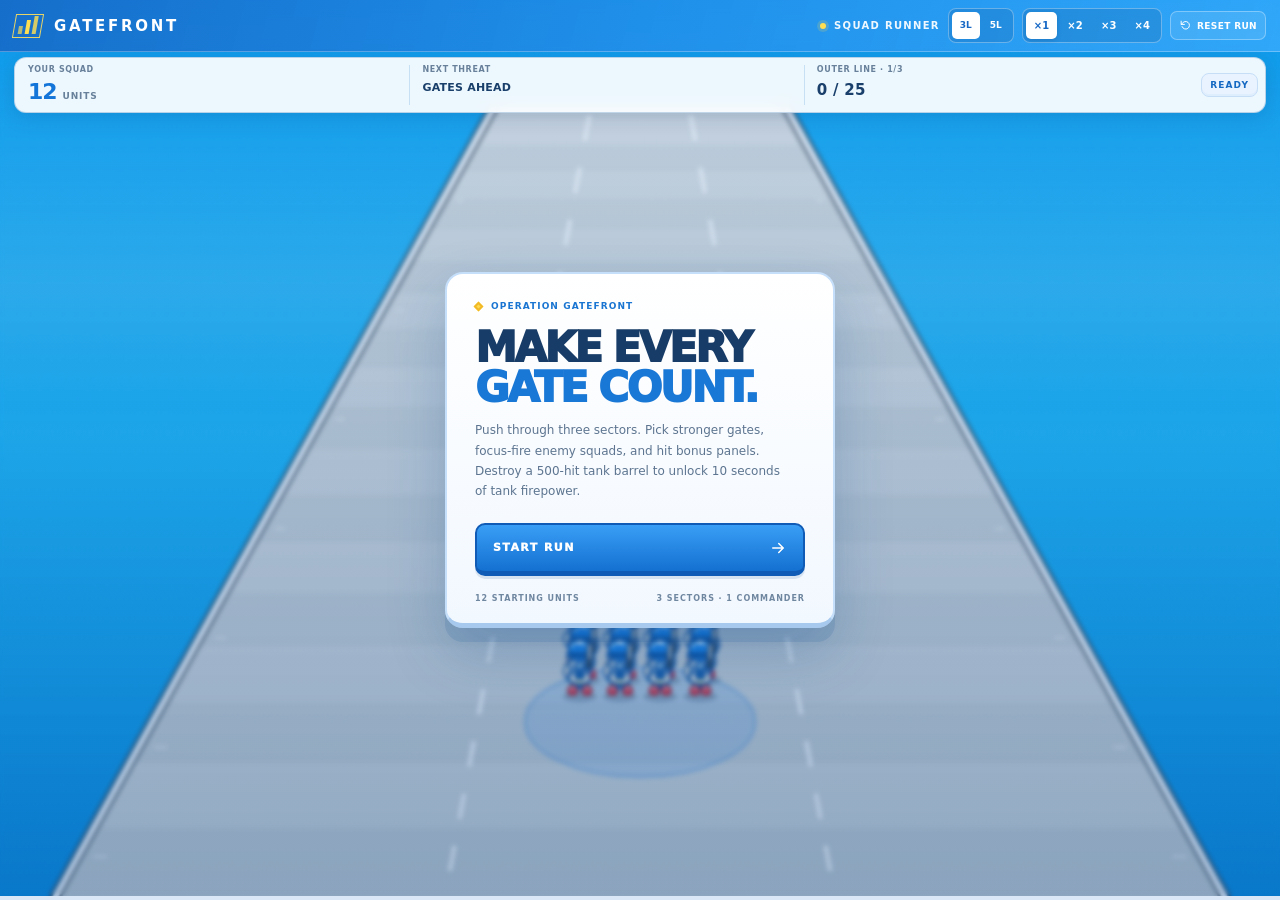
<file: projects/soldier-gate-runner-by-gpt/index.html>
<!doctype html>
<html lang="en">
<head>
  <meta charset="utf-8">
  <meta name="viewport" content="width=device-width, initial-scale=1, viewport-fit=cover">
  <meta name="theme-color" content="#1768c5">
  <meta name="description" content="Gatefront — a one-run squad game. Build your squad, pick your gates, and break through enemy lines.">
  <title>Gatefront — One Run. Build Your Squad.</title>
  <link rel="stylesheet" href="styles.css">
  <script src="game.js" defer></script>
</head>
<body>
  <main class="app-shell">
    <header class="topbar">
      <a class="brand" href="./" aria-label="Gatefront home">
        <span class="brand-mark" aria-hidden="true"><i></i><i></i><i></i></span>
        <span class="brand-word">GATEFRONT</span>
      </a>
      <div class="topbar-right">
        <span class="build-tag"><span class="status-dot"></span> SQUAD RUNNER</span>
        <div class="lane-mode-controls" role="group" aria-label="Road lane mode">
          <button class="lane-mode-button" type="button" data-lane-count="3" aria-label="Use 3-lane mode" title="3 lanes" aria-pressed="true">3L</button>
          <button class="lane-mode-button" type="button" data-lane-count="5" aria-label="Use 5-lane mode" title="5 lanes" aria-pressed="false">5L</button>
        </div>
        <div class="speed-controls" role="group" aria-label="Game speed">
          <button class="speed-button" type="button" data-speed="1" aria-label="Set game speed to ×1" aria-pressed="true">×1</button>
          <button class="speed-button" type="button" data-speed="2" aria-label="Set game speed to ×2" aria-pressed="false">×2</button>
          <button class="speed-button" type="button" data-speed="3" aria-label="Set game speed to ×3" aria-pressed="false">×3</button>
          <button class="speed-button" type="button" data-speed="4" aria-label="Set game speed to ×4" aria-pressed="false">×4</button>
        </div>
        <button class="reset-button top-reset-button" id="resetButton" type="button" aria-label="RESET RUN" title="Reset run">
          <svg viewBox="0 0 24 24" aria-hidden="true"><path d="M4 4v6h6M5.6 14a7 7 0 1 0 .2-5.2L4 10"/></svg><span class="button-label-wide">RESET RUN</span><span class="button-label-compact">RESET</span>
        </button>
      </div>
    </header>

    <section class="intro">
      <div>
        <p class="eyebrow">FIELD OPERATION <span>01 / 01</span></p>
        <h1>ONE RUN.<br><span>BUILD YOUR SQUAD.</span></h1>
      </div>
      <p class="intro-copy">Choose the better gate. Grow your force.<br class="desktop-break"> Break through the line and take down the commander.</p>
    </section>

    <section class="game-layout" aria-label="Gatefront game">
      <div class="game-column">
        <div class="hud">
          <div class="hud-stat squad-stat">
            <span class="hud-label">YOUR SQUAD</span>
            <span class="hud-value"><strong id="soldierCount">12</strong><small>UNITS</small></span>
          </div>
          <div class="hud-stat">
            <span class="hud-label">NEXT THREAT</span>
            <span class="hud-value" id="enemyCount">GATES AHEAD</span>
          </div>
          <div class="hud-stat progress-stat">
            <span class="hud-label" id="progressLabel">OUTER LINE · 1/3</span>
            <span class="hud-value" id="progressCount">0 / 25</span>
          </div>
          <span class="status-pill" id="statusPill">READY</span>
        </div>

        <div class="game-frame" id="gameFrame">
          <canvas id="gameCanvas" width="960" height="560" aria-label="Game field. Drag left and right to steer through gates and fight approaching enemies." aria-describedby="controlHelp"></canvas>

          <div class="game-overlay" id="startOverlay">
            <div class="overlay-card">
              <div class="overlay-kicker"><span class="signal-icon"></span> OPERATION GATEFRONT</div>
              <h2>MAKE EVERY<br><em>GATE COUNT.</em></h2>
              <p>Push through three sectors. Pick stronger gates, focus-fire enemy squads, and hit bonus panels. Destroy a 500-hit tank barrel to unlock 10 seconds of tank firepower.</p>
              <button class="primary-button" id="startButton" type="button">START RUN
                <svg viewBox="0 0 24 24" aria-hidden="true"><path d="M5 12h13M13 6l6 6-6 6"/></svg>
              </button>
              <div class="overlay-foot"><span>12 STARTING UNITS</span><span>3 SECTORS · 1 COMMANDER</span></div>
            </div>
          </div>

          <div class="game-overlay" id="endOverlay" hidden>
            <div class="overlay-card end-card">
              <div class="overlay-kicker" id="endKicker">OPERATION COMPLETE</div>
              <h2 id="endTitle">LINE<br><em>BROKEN.</em></h2>
              <p id="endCopy">The commander has been defeated.</p>
              <div class="result-stat"><span>UNITS REMAINING</span><strong id="endSoldierCount">0</strong></div>
              <button class="primary-button" id="playAgainButton" type="button">RUN IT AGAIN
                <svg viewBox="0 0 24 24" aria-hidden="true"><path d="M20 7v5h-5M4 17v-5h5M6.5 9A6.5 6.5 0 0 1 17 6l3 6M4 12l3 6a6.5 6.5 0 0 0 10.5-3"/></svg>
              </button>
            </div>
          </div>
        </div>

        <p class="visually-hidden run-message" id="gameMessage" aria-live="polite">Choose your route. The squad is waiting.</p>
        <div class="progress-track" aria-label="Run progress"><div class="progress-fill" id="progressFill"></div></div>
      </div>

      <aside class="briefing-panel">
        <div class="panel-head"><span class="eyebrow">MISSION BRIEF</span><span class="mission-code">GF-001</span></div>
        <h2>KEEP MOVING.<br><span>KEEP GROWING.</span></h2>
        <p class="briefing-copy">The path is the strategy. Build a bigger squad before each clash, then let your firepower do the work.</p>

        <div class="gate-key">
          <div class="key-row"><span class="gate-symbol plus">+</span><span><strong>REINFORCE</strong><small>Add units to your squad.</small></span></div>
          <div class="key-row"><span class="gate-symbol multiply">×</span><span><strong>MULTIPLY</strong><small>Scale your current force.</small></span></div>
          <div class="key-row"><span class="gate-symbol percent">%</span><span><strong>BOOST</strong><small>Grow by a percentage.</small></span></div>
          <div class="key-row"><span class="gate-symbol danger">−</span><span><strong>AVOID LOSSES</strong><small>Not every gate is a good one.</small></span></div>
        </div>

        <div class="briefing-divider"></div>
        <div class="objective-block">
          <span class="objective-icon" aria-hidden="true"><svg viewBox="0 0 24 24"><path d="M12 3 20 7v5c0 4.5-3 7.5-8 9-5-1.5-8-4.5-8-9V7l8-4Z"/><path d="m8.5 12 2.2 2.2 4.8-5"/></svg></span>
          <div><strong>PRIMARY OBJECTIVE</strong><p>Clear the waves and defeat the final commander.</p></div>
        </div>

        <div class="control-card" id="controlHelp">
          <span class="control-title">CONTROLS</span>
          <div class="control-line"><span class="control-key">DRAG</span><span>Steer your squad left / right</span></div>
          <div class="control-line"><span class="key-pair"><kbd>←</kbd><kbd>→</kbd></span><span>Or use your keyboard</span></div>
          <p class="auto-fire-note"><span class="tiny-check">✓</span> Auto-fire is always on</p>
        </div>
      </aside>
    </section>

    <footer class="page-footer">
      <span>GATEFRONT <span class="footer-divider">/</span> SINGLE-ROUND FIELD TEST</span>
      <span>ORIGINAL WEB GAME <span class="footer-divider">·</span> NO ACCOUNT REQUIRED</span>
    </footer>
  </main>
</body>
</html>
</file>
<file: projects/soldier-gate-runner-by-gpt/styles.css>
:root {
  color-scheme: dark;
  --bg: #07101a; --panel: #0d1a29; --line: rgba(168,199,224,.14);
  --muted: #8496a8; --text: #eef6fb; --lime: #d6fa68; --cyan: #63e5e5; --red: #ff777f;
  font-family: Inter, ui-sans-serif, system-ui, -apple-system, BlinkMacSystemFont, "Segoe UI", sans-serif;
}
* { box-sizing: border-box; }
html { min-width: 320px; background: var(--bg); }
body { margin: 0; min-height: 100vh; color: var(--text); background: radial-gradient(ellipse at 50% -20%, rgba(48,102,133,.25), transparent 52%), linear-gradient(180deg,#091522 0%,#07101a 55%,#070d15 100%); }
button { font: inherit; }
button:focus-visible { outline: 2px solid var(--lime); outline-offset: 3px; }
.app-shell { width: min(1320px,100%); margin: 0 auto; padding: 24px 34px 18px; }
.topbar { display:flex; align-items:center; justify-content:space-between; gap:18px; padding-bottom:20px; border-bottom:1px solid var(--line); }
.brand { display:inline-flex; align-items:center; gap:12px; color:var(--text); text-decoration:none; }
.brand-mark { display:inline-flex; align-items:end; gap:3px; height:24px; padding:3px 4px; border:1px solid rgba(214,250,104,.55); transform:skew(-10deg); }
.brand-mark i { display:block; width:4px; background:var(--lime); }
.brand-mark i:nth-child(1) { height:8px; opacity:.68; } .brand-mark i:nth-child(2) { height:14px; } .brand-mark i:nth-child(3) { height:18px; opacity:.82; }
.brand-word { font-size:15px; font-weight:900; letter-spacing:.18em; }
.topbar-right { display:flex; align-items:center; gap:18px; }
.build-tag { display:inline-flex; align-items:center; gap:8px; color:#9aacbd; font-size:10px; font-weight:800; letter-spacing:.13em; white-space:nowrap; }
.status-dot { width:6px; height:6px; border-radius:50%; background:var(--lime); box-shadow:0 0 10px rgba(214,250,104,.72); }
.reset-button { display:inline-flex; align-items:center; justify-content:center; gap:8px; border:1px solid var(--line); background:rgba(255,255,255,.025); color:#a9bdce; cursor:pointer; font-size:10px; font-weight:800; letter-spacing:.09em; transition:border-color .18s ease,color .18s ease,background .18s ease; }
.reset-button svg { width:15px; height:15px; fill:none; stroke:currentColor; stroke-width:1.8; stroke-linecap:round; stroke-linejoin:round; }
.reset-button:hover { color:var(--lime); border-color:rgba(214,250,104,.45); background:rgba(214,250,104,.05); }
.intro { display:flex; align-items:end; justify-content:space-between; gap:22px; padding:30px 0 24px; }
.eyebrow { margin:0 0 12px; color:#8fa4b8; font-size:10px; font-weight:800; letter-spacing:.17em; }
.eyebrow span { margin-left:10px; color:var(--lime); }
.intro h1 { margin:0; font-size:clamp(28px,4vw,44px); line-height:.99; font-weight:900; letter-spacing:-.055em; }
.intro h1 span { color:var(--lime); }
.intro-copy { margin:0 0 3px; color:#9badbd; font-size:13px; line-height:1.7; }
.game-layout { display:grid; grid-template-columns:minmax(0,1fr) 278px; gap:16px; align-items:stretch; }
.game-column { min-width:0; padding:11px; border:1px solid rgba(167,194,218,.15); border-radius:13px; background:linear-gradient(145deg,rgba(20,39,58,.96),rgba(9,21,34,.98)); box-shadow:0 20px 70px rgba(0,0,0,.24); }
.hud { display:flex; align-items:center; gap:0; min-height:67px; padding:0 8px 9px; }
.hud-stat { display:flex; flex:1; min-width:0; flex-direction:column; gap:7px; padding:0 15px; border-right:1px solid var(--line); }
.hud-stat:first-child { padding-left:6px; } .progress-stat { border-right:0; }
.hud-label { color:#7e94a8; font-size:9px; font-weight:800; letter-spacing:.13em; white-space:nowrap; }
.hud-value { display:flex; align-items:baseline; gap:6px; min-height:24px; color:#e8f1f8; font-size:13px; font-weight:800; letter-spacing:.02em; white-space:nowrap; }
.hud-value strong { color:var(--lime); font-size:24px; line-height:1; letter-spacing:-.05em; }
.hud-value small { color:#8ca1b4; font-size:9px; letter-spacing:.1em; }
.progress-stat .hud-value { font-size:15px; }
.status-pill { padding:7px 9px; border:1px solid rgba(214,250,104,.27); border-radius:5px; color:var(--lime); background:rgba(214,250,104,.06); font-size:9px; font-weight:900; letter-spacing:.12em; white-space:nowrap; }
.status-pill.status-live { color:var(--cyan); border-color:rgba(99,229,229,.26); background:rgba(99,229,229,.06); }
.status-pill.status-win { color:var(--lime); } .status-pill.status-loss { color:var(--red); border-color:rgba(255,119,127,.28); background:rgba(255,119,127,.06); }
.game-frame { position:relative; overflow:hidden; border:1px solid rgba(116,200,227,.26); border-radius:8px; background:#0b1826; isolation:isolate; }
#gameCanvas { display:block; width:100%; height:auto; aspect-ratio:12/7; touch-action:none; user-select:none; }
.game-overlay { position:absolute; z-index:2; inset:0; display:grid; place-items:center; padding:18px; background:linear-gradient(115deg,rgba(5,13,22,.68),rgba(5,14,22,.4) 60%,rgba(5,13,22,.72)); backdrop-filter:blur(3px); }
.game-overlay[hidden] { display:none; }
.overlay-card { width:min(390px,100%); padding:27px 28px 20px; border:1px solid rgba(190,216,236,.21); border-radius:10px; background:linear-gradient(145deg,rgba(13,30,46,.96),rgba(7,19,31,.97)); box-shadow:0 18px 65px rgba(0,0,0,.42); }
.overlay-kicker { display:flex; align-items:center; gap:9px; color:var(--lime); font-size:9px; font-weight:900; letter-spacing:.16em; }
.signal-icon { width:7px; height:7px; border:2px solid var(--lime); transform:rotate(45deg); box-shadow:0 0 14px rgba(214,250,104,.42); }
.overlay-card h2 { margin:17px 0 12px; font-size:clamp(30px,4.2vw,42px); line-height:.95; font-weight:950; letter-spacing:-.06em; }
.overlay-card h2 em { color:var(--lime); font-style:normal; }
.overlay-card p { margin:0; max-width:320px; color:#a5b7c7; font-size:12px; line-height:1.7; }
.primary-button { display:flex; align-items:center; justify-content:space-between; gap:18px; width:100%; margin-top:21px; padding:14px 16px; border:0; border-radius:5px; color:#101a15; background:var(--lime); box-shadow:0 6px 28px rgba(214,250,104,.14); cursor:pointer; font-size:11px; font-weight:950; letter-spacing:.13em; transition:transform .15s ease,background .15s ease,box-shadow .15s ease; }
.primary-button:hover { transform:translateY(-1px); background:#e3ff8b; box-shadow:0 9px 32px rgba(214,250,104,.24); }
.primary-button:active { transform:translateY(0); } .primary-button svg { width:18px; height:18px; fill:none; stroke:currentColor; stroke-width:2; stroke-linecap:round; stroke-linejoin:round; }
.overlay-foot { display:flex; justify-content:space-between; gap:8px; margin-top:18px; color:#647d91; font-size:8px; font-weight:900; letter-spacing:.12em; }
.end-card .result-stat { display:flex; align-items:center; justify-content:space-between; margin-top:18px; padding:10px 0; border-top:1px solid var(--line); border-bottom:1px solid var(--line); }
.result-stat span { color:#8fa3b5; font-size:9px; font-weight:800; letter-spacing:.12em; } .result-stat strong { color:var(--lime); font-size:24px; }
.run-footer { display:flex; align-items:center; justify-content:space-between; gap:12px; min-height:44px; padding:5px 5px 0; }
.run-message { display:flex; align-items:center; min-width:0; gap:9px; color:#a7b9c8; font-size:10px; line-height:1.5; }
#gameMessage { overflow:hidden; text-overflow:ellipsis; white-space:nowrap; }
.message-pulse { flex:0 0 auto; width:6px; height:6px; border-radius:50%; background:var(--cyan); box-shadow:0 0 12px rgba(99,229,229,.6); }
.reset-button { flex:0 0 auto; padding:7px 9px; border-radius:5px; font-size:9px; }
.progress-track { height:3px; overflow:hidden; margin:0 5px 2px; border-radius:5px; background:rgba(131,163,188,.13); }
.progress-fill { width:0%; height:100%; background:linear-gradient(90deg,var(--cyan),var(--lime)); box-shadow:0 0 12px rgba(99,229,229,.5); transition:width .25s ease; }
.briefing-panel { display:flex; flex-direction:column; padding:20px 19px 15px; border:1px solid var(--line); border-radius:13px; background:linear-gradient(165deg,rgba(15,31,47,.98),rgba(10,21,33,.98)); }
.panel-head { display:flex; align-items:center; justify-content:space-between; gap:8px; } .panel-head .eyebrow { margin:0; font-size:9px; }
.mission-code { padding:5px 6px; border:1px solid rgba(99,229,229,.18); border-radius:4px; color:var(--cyan); font-size:8px; font-weight:900; letter-spacing:.12em; }
.briefing-panel h2 { margin:24px 0 10px; font-size:24px; line-height:1.04; letter-spacing:-.05em; } .briefing-panel h2 span { color:var(--lime); }
.briefing-copy { margin:0; color:#8fa4b7; font-size:11px; line-height:1.75; }
.gate-key { display:grid; gap:15px; margin-top:24px; }
.key-row { display:flex; align-items:center; gap:12px; }
.gate-symbol { display:grid; flex:0 0 35px; place-items:center; width:35px; height:35px; border:1px solid rgba(214,250,104,.24); border-radius:6px; color:var(--lime); background:rgba(214,250,104,.055); font-size:21px; font-weight:850; }
.gate-symbol.multiply { color:var(--cyan); border-color:rgba(99,229,229,.24); background:rgba(99,229,229,.055); }
.gate-symbol.percent { color:#b0a0ff; border-color:rgba(176,160,255,.25); background:rgba(176,160,255,.06); font-size:17px; }
.gate-symbol.danger { color:var(--red); border-color:rgba(255,119,127,.2); background:rgba(255,119,127,.05); }
.key-row strong,.key-row small { display:block; } .key-row strong { margin-bottom:4px; font-size:9px; font-weight:900; letter-spacing:.12em; }
.key-row small { color:#8297a9; font-size:10px; line-height:1.35; }
.briefing-divider { height:1px; margin:22px 0 17px; background:var(--line); }
.objective-block { display:flex; gap:10px; align-items:flex-start; }
.objective-icon { display:grid; flex:0 0 27px; place-items:center; width:27px; height:27px; border:1px solid rgba(99,229,229,.23); border-radius:6px; color:var(--cyan); background:rgba(99,229,229,.05); }
.objective-icon svg { width:17px; height:17px; fill:none; stroke:currentColor; stroke-width:1.6; stroke-linecap:round; stroke-linejoin:round; }
.objective-block strong { display:block; margin:2px 0 5px; font-size:8px; letter-spacing:.12em; }
.objective-block p { margin:0; color:#8fa4b7; font-size:10px; line-height:1.5; }
.control-card { margin-top:auto; padding:14px 12px 11px; border:1px solid rgba(146,177,201,.13); border-radius:8px; background:rgba(2,10,18,.28); }
.control-title { display:block; margin-bottom:12px; color:#8499ac; font-size:8px; font-weight:900; letter-spacing:.15em; }
.control-line { display:flex; align-items:center; gap:9px; margin:10px 0; color:#aab9c7; font-size:9px; line-height:1.35; }
.control-key,kbd { display:inline-grid; place-items:center; min-width:37px; height:22px; padding:0 5px; border:1px solid rgba(155,184,208,.2); border-radius:4px; color:#e7eff6; background:rgba(255,255,255,.035); font-family:inherit; font-size:8px; font-weight:900; letter-spacing:.04em; }
.key-pair { display:inline-flex; gap:3px; min-width:37px; } kbd { min-width:19px; height:21px; font-size:12px; }
.auto-fire-note { display:flex; align-items:center; gap:7px; margin:12px 0 0; padding-top:10px; border-top:1px solid var(--line); color:#8fa4b7; font-size:9px; }
.tiny-check { display:inline-grid; place-items:center; width:15px; height:15px; border-radius:50%; color:#101a15; background:var(--lime); font-size:10px; font-weight:900; }
.page-footer { display:flex; justify-content:space-between; gap:12px; margin-top:18px; color:#60778b; font-size:8px; font-weight:800; letter-spacing:.12em; }
.footer-divider { padding:0 5px; color:#364c60; }
@media (min-width:1500px) { .app-shell { padding-top:30px; } .game-layout { grid-template-columns:minmax(0,1fr) 300px; } }
@media (max-width:1050px) { .app-shell { padding-right:22px; padding-left:22px; } .game-layout { grid-template-columns:minmax(0,1fr) 250px; gap:12px; } .briefing-panel { padding:17px 14px 13px; } .hud-stat { padding-right:9px; padding-left:9px; } .hud-value { font-size:11px; } }
@media (max-width:790px) {
  .app-shell { padding:16px 14px 14px; } .topbar { padding-bottom:14px; } .topbar-right { gap:9px; }
  .build-tag { font-size:8px; letter-spacing:.08em; } .intro { align-items:start; flex-direction:column; gap:12px; padding:22px 0 17px; } .intro h1 { font-size:clamp(30px,7vw,40px); }
  .intro-copy { font-size:11px; } .desktop-break { display:none; } .game-layout { grid-template-columns:minmax(0,1fr); }
  .game-column { padding:7px; } .hud { min-height:60px; padding-bottom:7px; } .hud-stat { gap:6px; padding:0 8px; }
  .hud-label { font-size:7px; letter-spacing:.08em; } .hud-value { font-size:10px; } .hud-value strong { font-size:21px; } .hud-value small { font-size:7px; }
  .status-pill { padding:6px 7px; font-size:7px; letter-spacing:.08em; } .game-overlay { padding:11px; }
  .overlay-card { width:min(330px,100%); padding:18px 18px 14px; } .overlay-card h2 { margin-top:12px; font-size:clamp(27px,8vw,35px); }
  .overlay-card p { font-size:10px; } .primary-button { margin-top:14px; padding:11px 12px; font-size:10px; } .overlay-foot { margin-top:12px; font-size:7px; }
  .run-footer { min-height:40px; gap:6px; } .run-message { gap:6px; font-size:9px; } .reset-button { padding:6px 7px; font-size:8px; } .reset-button svg { width:13px; height:13px; }
  .briefing-panel { padding:18px 17px; } .briefing-panel h2 { margin-top:18px; font-size:22px; }
  .gate-key { grid-template-columns:repeat(2,minmax(0,1fr)); gap:13px 10px; margin-top:19px; } .key-row { gap:8px; }
  .gate-symbol { flex-basis:31px; width:31px; height:31px; } .key-row strong { font-size:8px; } .key-row small { font-size:9px; }
  .briefing-divider { margin:18px 0 14px; } .control-card { margin-top:18px; }
  .page-footer { flex-direction:column; gap:7px; font-size:7px; }
}
@media (max-width:380px) { .brand-word { font-size:13px; letter-spacing:.13em; } .build-tag { font-size:7px; } .hud-stat { padding:0 5px; } .hud-label { font-size:6px; } .hud-value strong { font-size:19px; } .status-pill { padding:5px; } .run-message { font-size:8px; } .reset-button { gap:4px; font-size:7px; } }
@media (prefers-reduced-motion:reduce) { *,*::before,*::after { scroll-behavior:auto !important; animation-duration:.01ms !important; animation-iteration-count:1 !important; transition-duration:.01ms !important; } }


/* Immersive viewport layout: keep the document fixed while the playfield uses the available space. */
html, body {
  width: 100%;
  height: 100%;
  min-height: 0;
  overflow: hidden;
  overscroll-behavior: none;
}
.app-shell {
  width: 100%;
  max-width: none;
  height: 100vh;
  height: 100dvh;
  min-height: 0;
  margin: 0;
  padding: 10px clamp(10px, 1.8vw, 26px);
  display: flex;
  flex-direction: column;
  gap: 8px;
  overflow: hidden;
}
.topbar {
  flex: 0 0 auto;
  min-height: 40px;
  padding-bottom: 8px;
}
.intro, .briefing-panel, .page-footer { display: none !important; }
.game-layout {
  display: flex;
  flex: 1 1 auto;
  min-height: 0;
  grid-template-columns: none;
  gap: 0;
  overflow: hidden;
}
.game-column {
  flex: 1 1 auto;
  width: 100%;
  min-width: 0;
  min-height: 0;
  display: flex;
  flex-direction: column;
  padding: 8px;
  overflow: hidden;
}
.hud {
  flex: 0 0 auto;
  min-height: 54px;
  padding: 0 6px 6px;
}
.game-frame {
  flex: 1 1 auto;
  min-height: 0;
  width: 100%;
  display: grid;
  place-items: center;
}
#gameCanvas {
  display: block;
  width: min(100%, calc((100dvh - 122px) * 12 / 7));
  height: auto;
  max-width: 100%;
  max-height: 100%;
  aspect-ratio: 12 / 7;
}
.game-overlay {
  overflow: auto;
  overscroll-behavior: contain;
}
.overlay-card {
  max-height: 100%;
  overflow-y: auto;
  overscroll-behavior: contain;
}
.run-footer {
  flex: 0 0 35px;
  min-height: 35px;
  padding-top: 3px;
}
.progress-track { flex: 0 0 3px; margin-bottom: 0; }

@media (max-width: 790px) {
  .app-shell {
    padding: 7px 7px max(7px, env(safe-area-inset-bottom));
    gap: 5px;
  }
  .topbar { min-height: 34px; padding-bottom: 6px; }
  .brand { gap: 8px; }
  .brand-word { font-size: 12px; }
  .topbar-right { gap: 5px; }
  .build-tag { display: none; }
  .game-column { padding: 5px; }
  .hud { min-height: 45px; padding: 0 2px 4px; }
  .hud-stat { gap: 4px; padding: 0 5px; }
  .hud-label { font-size: 6px; letter-spacing: .05em; }
  .hud-value { gap: 3px; font-size: 9px; }
  .hud-value strong { font-size: 18px; }
  .hud-value small { font-size: 7px; }
  .progress-stat .hud-value { font-size: 11px; }
  .status-pill { padding: 5px 6px; font-size: 7px; }
  .run-footer { flex-basis: 30px; min-height: 30px; }
  .run-message { gap: 5px; font-size: 9px; }
  .reset-button { padding: 5px 6px; font-size: 8px; }
  #gameCanvas { width: min(100%, calc((100dvh - 100px) * 12 / 7)); }
}


/* Bright blue-and-red arcade presentation for the toy-soldier runner. */
:root {
  color-scheme: light;
  --bg: #eaf4ff;
  --panel: #ffffff;
  --line: rgba(27, 83, 145, .18);
  --muted: #6b8099;
  --text: #17375d;
  --lime: #ffd34d;
  --cyan: #1986ee;
  --red: #e83a48;
  --purple: #399cf3;
}
html, body {
  background: #eaf4ff;
}
body {
  color: var(--text);
  background:
    radial-gradient(ellipse at 50% 0%, rgba(94,184,255,.22), transparent 45%),
    linear-gradient(180deg,#eaf6ff 0%,#f6fbff 60%,#e4f1ff 100%);
}
button:focus-visible { outline-color: #ffbe27; }
.app-shell { color: var(--text); }
.topbar {
  background: linear-gradient(105deg,#1768c5 0%,#258de9 60%,#42adff 100%);
  border: 1px solid rgba(10,72,142,.22);
  border-bottom: 4px solid #0e58b0;
  border-radius: 12px;
  padding: 8px 14px;
  box-shadow: 0 5px 0 rgba(16,82,153,.08);
}
.brand { color: #fff; }
.brand-mark { border-color: rgba(255,224,92,.9); }
.brand-mark i { background: #ffdf52; }
.build-tag { color: rgba(255,255,255,.93); }
.status-dot { background: #ffdf52; box-shadow: 0 0 0 3px rgba(255,223,82,.18); }
.game-column {
  border: 2px solid #c8def5;
  border-radius: 16px;
  background: linear-gradient(180deg,#fff 0%,#f2f8ff 100%);
  box-shadow: 0 10px 0 rgba(23,103,190,.07),0 20px 50px rgba(24,83,145,.13);
}
.hud { gap: 6px; }
.hud-stat {
  border-right-color: rgba(25,107,193,.17);
  padding-left: 13px;
  padding-right: 13px;
}
.hud-label { color: #68809a; }
.hud-value { color: #193f6a; }
.hud-value strong { color: #1475d8; }
.hud-value small { color: #68809a; }
.status-pill {
  border: 1px solid #c7def7;
  border-radius: 8px;
  color: #1569c2;
  background: #e8f3ff;
  box-shadow: inset 0 -2px 0 rgba(20,95,179,.04);
}
.status-pill.status-live {
  color: #135ea9;
  border-color: #8cc7ff;
  background: #dcedff;
}
.status-pill.status-win {
  color: #16844a;
  border-color: #a5e5c0;
  background: #e2f9eb;
}
.status-pill.status-loss {
  color: #b81f32;
  border-color: #ffc0c5;
  background: #fff0f1;
}
.game-frame {
  border: 2px solid #2a82dc;
  border-radius: 12px;
  background: #8fd4ff;
  box-shadow: inset 0 0 0 3px rgba(255,255,255,.45),0 4px 0 rgba(20,94,175,.13);
}
.game-overlay {
  background: linear-gradient(180deg,rgba(34,119,203,.12),rgba(16,80,155,.3));
  backdrop-filter: blur(2px);
}
.overlay-card {
  border: 2px solid #c5def9;
  border-bottom: 5px solid #a7c9ed;
  border-radius: 18px;
  background: linear-gradient(180deg,#fff 0%,#f2f8ff 100%);
  box-shadow: 0 14px 0 rgba(9,74,145,.12),0 24px 55px rgba(23,79,137,.25);
  color: #18385d;
}
.overlay-kicker {
  color: #1975d1;
  letter-spacing: .12em;
}
.signal-icon {
  border-color: #f2b927;
  background: #ffda50;
  box-shadow: none;
}
.overlay-card h2 { color: #173c67; }
.overlay-card h2 em { color: #1977d5; }
.overlay-card p { color: #5d7590; }
.primary-button {
  border: 2px solid #0f5bb5;
  border-bottom-width: 5px;
  border-radius: 10px;
  color: #fff;
  background: linear-gradient(180deg,#399ef5 0%,#1470d1 100%);
  box-shadow: 0 3px 0 rgba(10,64,132,.12);
}
.primary-button:hover {
  color: #fff;
  background: linear-gradient(180deg,#57b0ff 0%,#1979dc 100%);
  box-shadow: 0 4px 0 rgba(10,64,132,.13);
}
.primary-button:active { border-bottom-width: 2px; }
.overlay-foot { color: #7087a0; }
.end-card .result-stat {
  border-color: rgba(36,104,174,.18);
}
.result-stat span { color: #67809a; }
.result-stat strong { color: #176fcc; }
.run-footer { color: #426281; }
.run-message { color: #426281; }
.message-pulse { background: #f7be35; box-shadow: 0 0 0 3px rgba(247,190,53,.2); }
.reset-button {
  color: #1b68b9;
  border-color: #bfd7f2;
  background: #fff;
  border-radius: 8px;
}
.reset-button:hover {
  color: #104e90;
  border-color: #6cacec;
  background: #edf7ff;
}
.progress-track { background: #d9e7f6; }
.progress-fill {
  background: linear-gradient(90deg,#2188ee,#ffd34d);
  box-shadow: none;
}
@media (max-width:790px) {
  .topbar { padding: 7px 10px; border-radius: 10px; }
  .game-column { border-radius: 12px; }
  .hud-stat { padding-left: 5px; padding-right: 5px; }
}


/* Full-viewport playfield: the road and game world occupy the entire browser surface. */
html, body {
  width: 100%;
  height: 100%;
  min-height: 0;
  margin: 0;
  overflow: hidden;
  overscroll-behavior: none;
}
.app-shell {
  position: relative;
  width: 100%;
  max-width: none;
  height: 100vh;
  height: 100dvh;
  min-height: 0;
  margin: 0;
  padding: 0;
  display: block;
  overflow: hidden;
}
.intro, .briefing-panel, .page-footer { display: none !important; }
.game-layout {
  position: fixed;
  inset: 0;
  z-index: 0;
  display: block;
  min-height: 0;
  margin: 0;
  padding: 0;
  overflow: hidden;
}
.game-column {
  position: absolute;
  inset: 0;
  display: block;
  width: 100%;
  height: 100%;
  min-width: 0;
  min-height: 0;
  margin: 0;
  padding: 0;
  overflow: hidden;
  border: 0;
  border-radius: 0;
  background: transparent;
  box-shadow: none;
}
.game-frame {
  position: absolute;
  inset: 0;
  display: block;
  width: 100%;
  height: 100%;
  min-height: 0;
  overflow: hidden;
  border: 0;
  border-radius: 0;
  background: #8fd4ff;
  box-shadow: none;
  isolation: isolate;
}
#gameCanvas {
  position: absolute;
  inset: 0;
  display: block;
  width: 100%;
  height: 100%;
  max-width: none;
  max-height: none;
  aspect-ratio: auto;
  object-fit: fill;
  touch-action: none;
  user-select: none;
}
.topbar {
  position: fixed;
  z-index: 10;
  top: 0;
  left: 0;
  right: 0;
  min-height: 44px;
  margin: 0;
  padding: max(8px, env(safe-area-inset-top)) 14px 8px;
  border: 0;
  border-bottom: 1px solid rgba(255,255,255,.28);
  border-radius: 0;
  background: linear-gradient(105deg,rgba(23,104,197,.88),rgba(37,141,233,.78),rgba(66,173,255,.68));
  box-shadow: none;
  backdrop-filter: blur(8px);
}
.hud {
  position: fixed;
  z-index: 10;
  top: calc(49px + env(safe-area-inset-top));
  left: 14px;
  right: 14px;
  display: flex;
  gap: 3px;
  min-height: 56px;
  padding: 7px;
  border: 1px solid rgba(20,93,166,.24);
  border-radius: 12px;
  background: rgba(255,255,255,.92);
  box-shadow: 0 4px 20px rgba(0,38,85,.14);
  backdrop-filter: blur(8px);
}
.hud-stat {
  min-width: 0;
  padding-right: 9px;
  padding-left: 9px;
}
.hud-label { font-size: 8px; letter-spacing: .08em; }
.hud-value { font-size: 11px; }
.hud-value strong { font-size: 22px; }
.status-pill { padding: 6px 8px; }
.run-footer {
  position: fixed;
  z-index: 10;
  left: 12px;
  right: 12px;
  bottom: calc(8px + env(safe-area-inset-bottom));
  display: flex;
  min-height: 38px;
  padding: 7px 10px;
  border: 1px solid rgba(20,93,166,.2);
  border-radius: 10px;
  background: rgba(255,255,255,.9);
  box-shadow: 0 4px 20px rgba(0,38,85,.12);
  backdrop-filter: blur(8px);
}
.run-message { font-size: 10px; }
.progress-track {
  position: fixed;
  z-index: 10;
  left: 0;
  right: 0;
  bottom: 0;
  height: 4px;
  margin: 0;
  border-radius: 0;
}
@media (max-width: 790px) {
  .topbar {
    min-height: 39px;
    padding: max(6px, env(safe-area-inset-top)) 9px 6px;
  }
  .brand { gap: 7px; }
  .brand-word { font-size: 11px; letter-spacing: .12em; }
  .brand-mark { height: 20px; }
  .topbar-right { gap: 4px; }
  .build-tag { display: none; }
  .hud {
    top: calc(42px + env(safe-area-inset-top));
    left: 5px;
    right: 5px;
    gap: 1px;
    min-height: 46px;
    padding: 5px 3px;
    border-radius: 9px;
  }
  .hud-stat { gap: 3px; padding: 0 4px; }
  .hud-label { font-size: 6px; letter-spacing: .025em; }
  .hud-value { gap: 2px; font-size: 8px; }
  .hud-value strong { font-size: 17px; }
  .hud-value small { font-size: 6px; }
  .progress-stat .hud-value { font-size: 10px; }
  .status-pill { padding: 4px 5px; font-size: 6px; letter-spacing: .03em; }
  .run-footer {
    left: 5px;
    right: 5px;
    bottom: calc(6px + env(safe-area-inset-bottom));
    min-height: 32px;
    padding: 5px 7px;
    border-radius: 8px;
  }
  .run-message { gap: 5px; font-size: 8px; }
  .reset-button { padding: 4px 5px; font-size: 7px; }
}


/* Compact top-edge controls keep the central road and squad unobstructed. */
.topbar { z-index: 20; }
.topbar-right { flex-shrink: 0; gap: 8px; }
.speed-controls {
  display: inline-flex;
  align-items: center;
  gap: 2px;
  padding: 3px;
  border: 1px solid rgba(255,255,255,.32);
  border-radius: 8px;
  background: rgba(13,66,130,.18);
}
.speed-button {
  min-width: 31px;
  min-height: 27px;
  padding: 5px 7px;
  border: 1px solid transparent;
  border-radius: 5px;
  background: transparent;
  color: #fff;
  cursor: pointer;
  font: inherit;
  font-size: 10px;
  font-weight: 900;
  line-height: 1;
  letter-spacing: .01em;
  transition: background .15s ease, color .15s ease, border-color .15s ease;
}
.speed-button:hover {
  border-color: rgba(255,255,255,.44);
  background: rgba(255,255,255,.13);
}
.speed-button[aria-pressed="true"] {
  border-color: rgba(255,255,255,.9);
  background: #fff;
  color: #1768c5;
  box-shadow: 0 1px 5px rgba(0,30,75,.18);
}
.topbar .top-reset-button {
  min-height: 29px;
  gap: 5px;
  padding: 5px 8px;
  border: 1px solid rgba(255,255,255,.32);
  border-radius: 7px;
  background: rgba(255,255,255,.1);
  color: #fff;
  font-size: 9px;
  letter-spacing: .04em;
}
.topbar .top-reset-button svg { width: 13px; height: 13px; }
.topbar .top-reset-button:hover {
  border-color: rgba(255,255,255,.65);
  background: rgba(255,255,255,.2);
  color: #fff;
}
.visually-hidden {
  position: absolute !important;
  width: 1px !important;
  height: 1px !important;
  padding: 0 !important;
  margin: -1px !important;
  overflow: hidden !important;
  clip: rect(0, 0, 0, 0) !important;
  white-space: nowrap !important;
  border: 0 !important;
}
@media (max-width: 790px) {
  .topbar-right { gap: 4px; }
  .speed-controls { gap: 1px; padding: 2px; }
  .speed-button {
    min-width: 25px;
    min-height: 25px;
    padding: 5px 4px;
    font-size: 8px;
  }
  .topbar .top-reset-button {
    min-height: 25px;
    gap: 3px;
    padding: 4px 5px;
  }
  .topbar .top-reset-button span { display: none; }
}


@media (orientation:landscape) and (max-height:560px) {
  .app-shell { padding:4px 8px; gap:3px; }
  .topbar { min-height:28px; padding-bottom:4px; }
  .brand-mark { height:19px; } .brand-word { font-size:12px; }
  .topbar-right { gap:5px; }
  .reset-button { padding:5px 6px; font-size:8px; }
  .reset-button svg { width:13px; height:13px; }
  .speed-controls { gap:3px; } .speed-button { min-width:27px; padding:5px 6px; font-size:9px; }
  .game-column { padding:4px; }
  .hud { min-height:36px; padding:0 2px 3px; }
  .hud-stat { padding:0 5px; gap:3px; } .hud-label { font-size:6px; }
  .hud-value { font-size:9px; } .hud-value strong { font-size:17px; }
  .status-pill { padding:4px 5px; font-size:7px; }
  #gameCanvas { width:min(100%,calc((100dvh - 66px) * 12 / 7)); }
  .run-footer { flex-basis:22px; min-height:22px; }
  .game-overlay { padding:5px; }
  .overlay-card { width:min(340px,100%); padding:10px 13px 8px; }
  .overlay-card h2 { margin:8px 0; font-size:27px; }
  .overlay-card p { font-size:9px; line-height:1.35; }
  .primary-button { margin-top:9px; padding:8px 10px; }
  .overlay-foot { margin-top:7px; }
}

/* Clear labels for the three compact toolbar actions, especially on phones. */
.button-label-compact { display:none; }
@media (max-width:790px) {
  .topbar-right { gap:4px; }
  .topbar .top-reset-button .button-label-wide { display:none; }
  .topbar .top-reset-button .button-label-compact { display:inline; }
  .topbar .top-reset-button { gap:4px; padding:5px 6px; }
}
@media (max-width:420px) {
  .topbar { flex-wrap:wrap; gap:6px; }
  .topbar-right { width:100%; justify-content:flex-end; flex-wrap:nowrap; }
}

/* The road layout can expose either three or five fully interactive lanes. */
.lane-mode-controls {
  display: inline-flex;
  align-items: center;
  gap: 2px;
  flex: 0 0 auto;
  padding: 3px;
  border: 1px solid rgba(255,255,255,.32);
  border-radius: 8px;
  background: rgba(13,66,130,.18);
}
.lane-mode-button {
  min-width: 28px;
  min-height: 27px;
  padding: 5px 6px;
  border: 1px solid transparent;
  border-radius: 5px;
  background: transparent;
  color: #fff;
  cursor: pointer;
  font: inherit;
  font-size: 9px;
  font-weight: 900;
  line-height: 1;
}
.lane-mode-button[aria-pressed="true"] {
  border-color: rgba(255,255,255,.9);
  background: #fff;
  color: #1768c5;
}
.lane-mode-button:disabled {
  cursor: not-allowed;
  opacity: .78;
}

/* Position the fixed HUD from the measured topbar height to prevent overlap. */
.hud { top: var(--hud-top, 49px); }

@media (max-width: 790px) {
  .topbar { gap: 4px; padding-left: 6px; padding-right: 6px; }
  .topbar-right { gap: 3px; }
  .brand { flex: 0 1 auto; min-width: 0; gap: 4px; }
  .brand-mark { flex: 0 0 auto; height: 18px; padding: 2px 3px; }
  .brand-word { font-size: 10px; letter-spacing: .07em; }
  .lane-mode-controls { gap: 0; padding: 1px; }
  .lane-mode-button { min-width: 22px; min-height: 25px; padding: 4px 3px; font-size: 8px; }
  .speed-controls { gap: 0; padding: 1px; }
  .speed-button { min-width: 25px; min-height: 25px; padding: 4px 3px; font-size: 9px; }
  .topbar .top-reset-button { min-height: 27px; padding: 4px 5px; gap: 3px; }
}
@media (max-width: 350px) {
  .topbar { padding-left: 4px; padding-right: 4px; }
  .topbar-right { gap: 2px; }
  .brand-word { font-size: 9px; letter-spacing: .04em; }
  .lane-mode-button { min-width: 19px; padding: 3px 2px; }
  .speed-button { min-width: 22px; padding: 3px 2px; }
  .topbar .top-reset-button { padding: 3px; }
}
</file>
